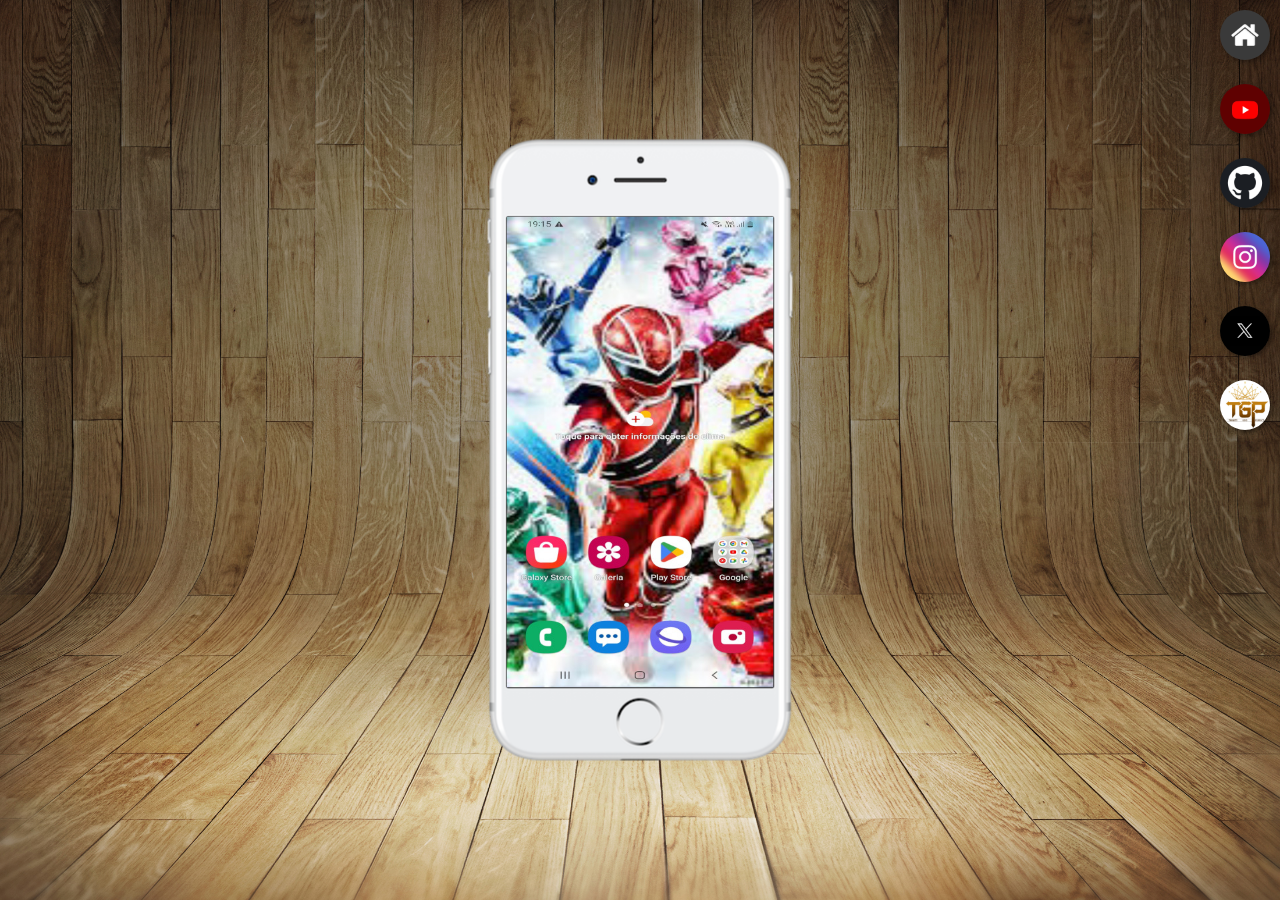
<file: index.html>
<!DOCTYPE html>
<html lang="pt-br">
<head>
    <meta charset="UTF-8">
    <meta name="viewport" content="width=device-width, initial-scale=1.0">
    <title>Projeto Redes Sociais</title>
    <link rel="shortcut icon" href="tgp.ico" type="image/x-icon">
    <link rel="stylesheet" href="estilos/style.css">
</head>
<body>
    <main>
        <section id="telefone">
            <iframe src="home.html" name="tela"  id="tela" frameborder="0">
                Seu navegador não é compatível com isso.
            </iframe>
        </section>
        <section id="redes-sociais">
            <a href="home.html" target="tela"><img src="imagens/logo-home.jpg" alt="Home"></a> <br>
            <a href="youtube.html" target="tela"><img src="imagens/logo-youtube.jpg" alt="YouTube"></a> <br>
            <a href="github.html" target="tela"><img src="imagens/logopreta-github.jpg" alt="GitHub"></a> <br>
            <a href="instagram.html" target="tela"><img src="imagens/logo-instagram.jpg" alt="Instagram"></a> <br>
            <a href="x.html" target="tela"><img src="imagens/logo-x.jpg" alt="Twitter"></a> <br>
            <a href="tgp.html" target="tela"><img src="imagens/logo-tgp.jpg" alt="Facebook"></a>
        </section>
    </main>
</body>
</html>
</file>
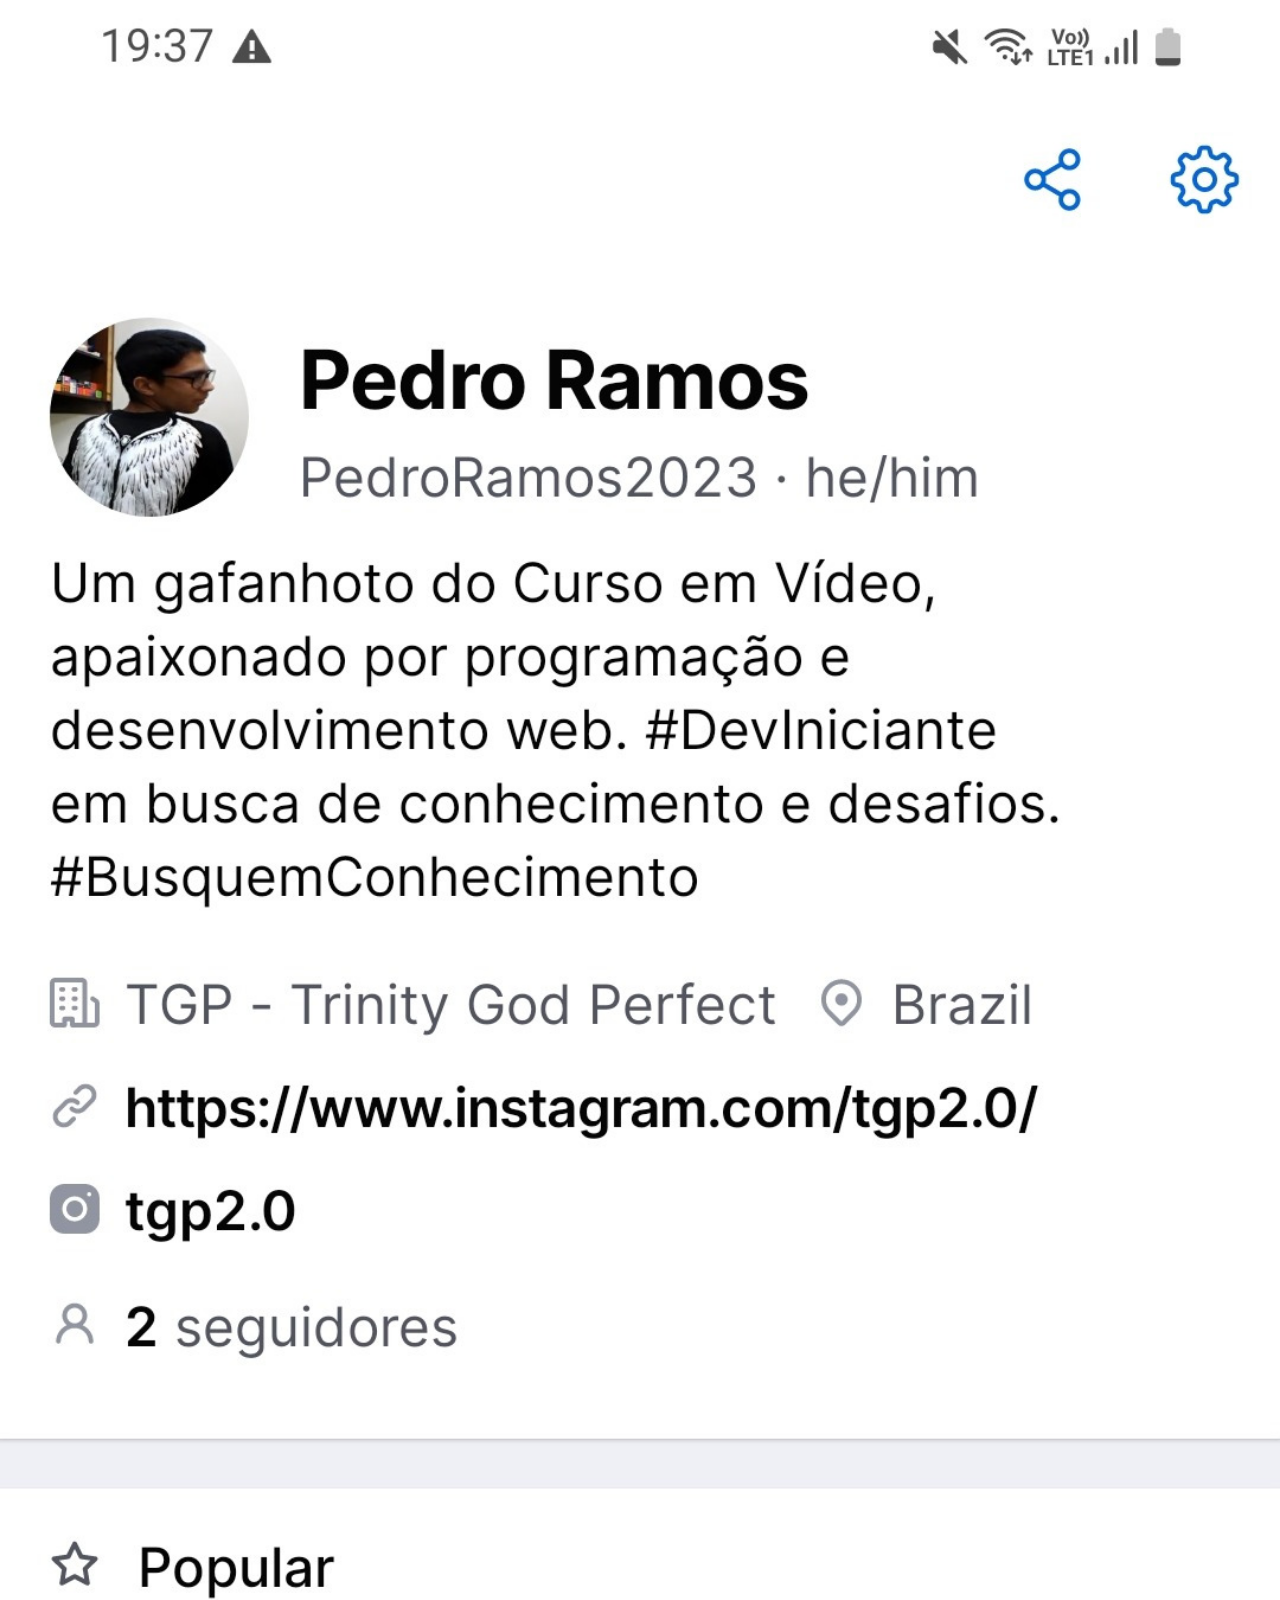
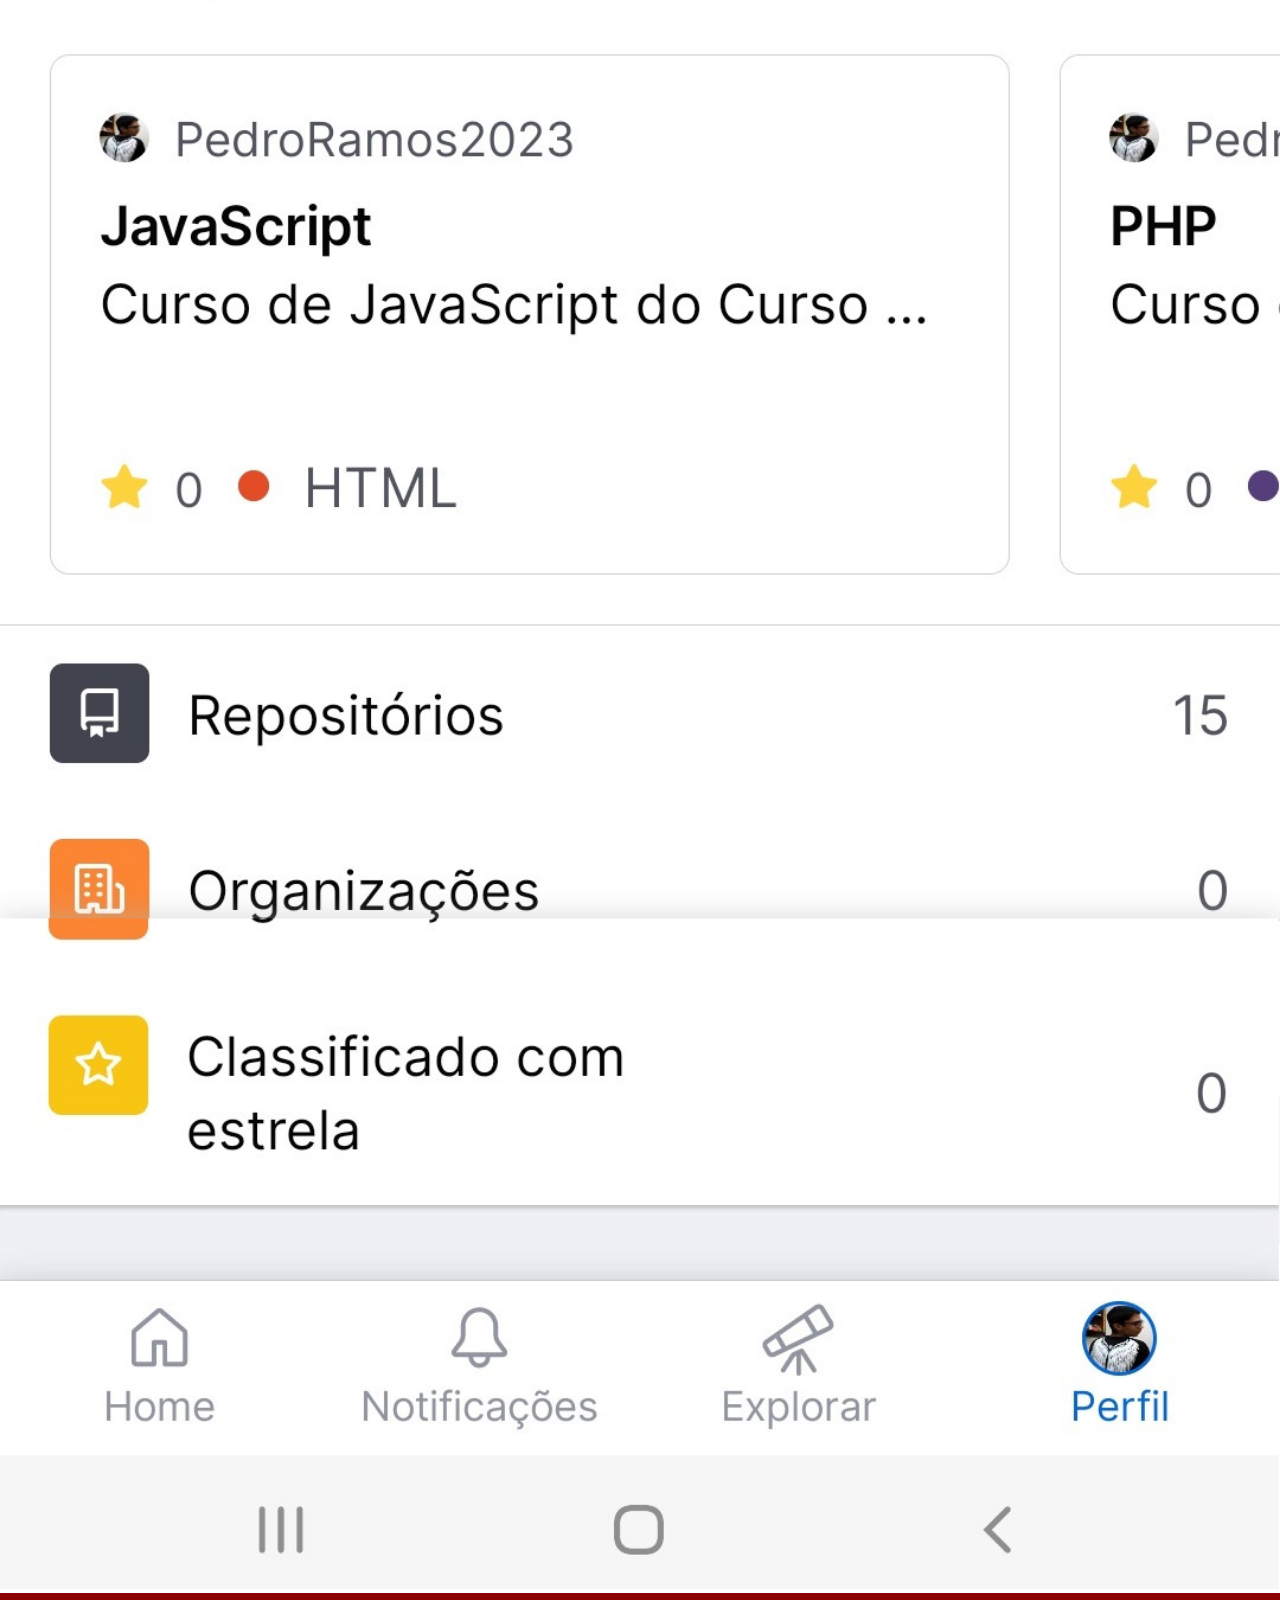
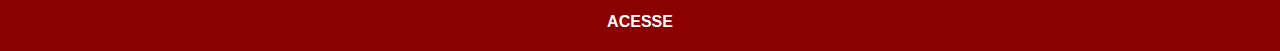
<file: github.html>
<!DOCTYPE html>
<html lang="pt-br">
<head>
    <meta charset="UTF-8">
    <meta name="viewport" content="width=device-width, initial-scale=1.0">
    <title>GitHub</title>
    <link rel="stylesheet" href="estilos/social.css">
</head>
<body>
    <img src="imagens/tela-githubPedroRamos.jpg" alt="GitHub">
    <a href="https://github.com/PedroRamos2023" target="_blank">ACESSE</a>
</body>
</html>
</file>
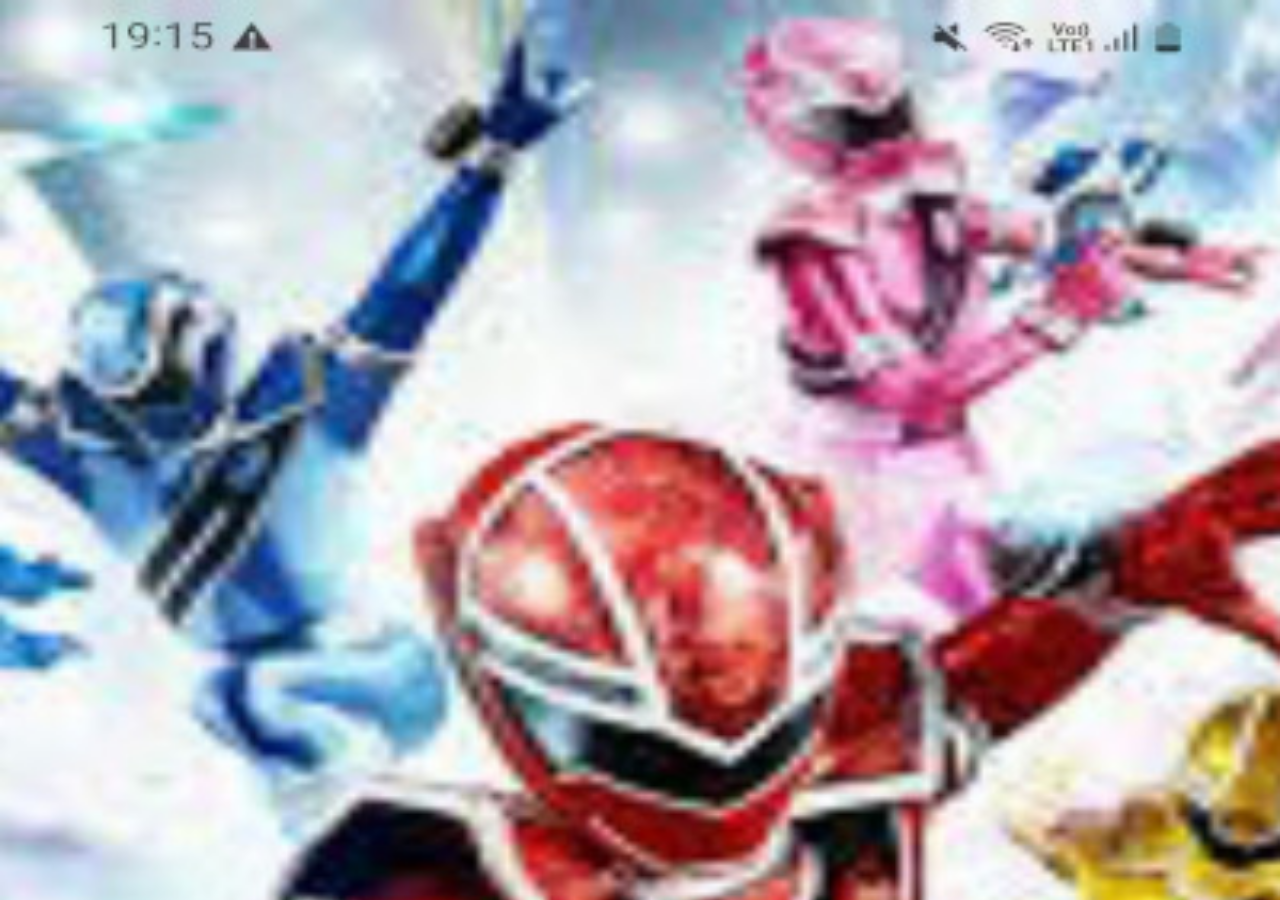
<file: home.html>
<!DOCTYPE html>
<html lang="pt-br">
<head>
    <meta charset="UTF-8">
    <meta name="viewport" content="width=device-width, initial-scale=1.0">
    <title>Home</title>
    <style>
        * {
            margin: 0px;
            padding: 0px;
        }

        body {
            width: 100vw;
            height: 100vh;
            background: black url('imagens/homekiramager.jpg') no-repeat top center;
            background-size: cover;
        }
    </style>
</head>
<body>
    
</body>
</html>
</file>
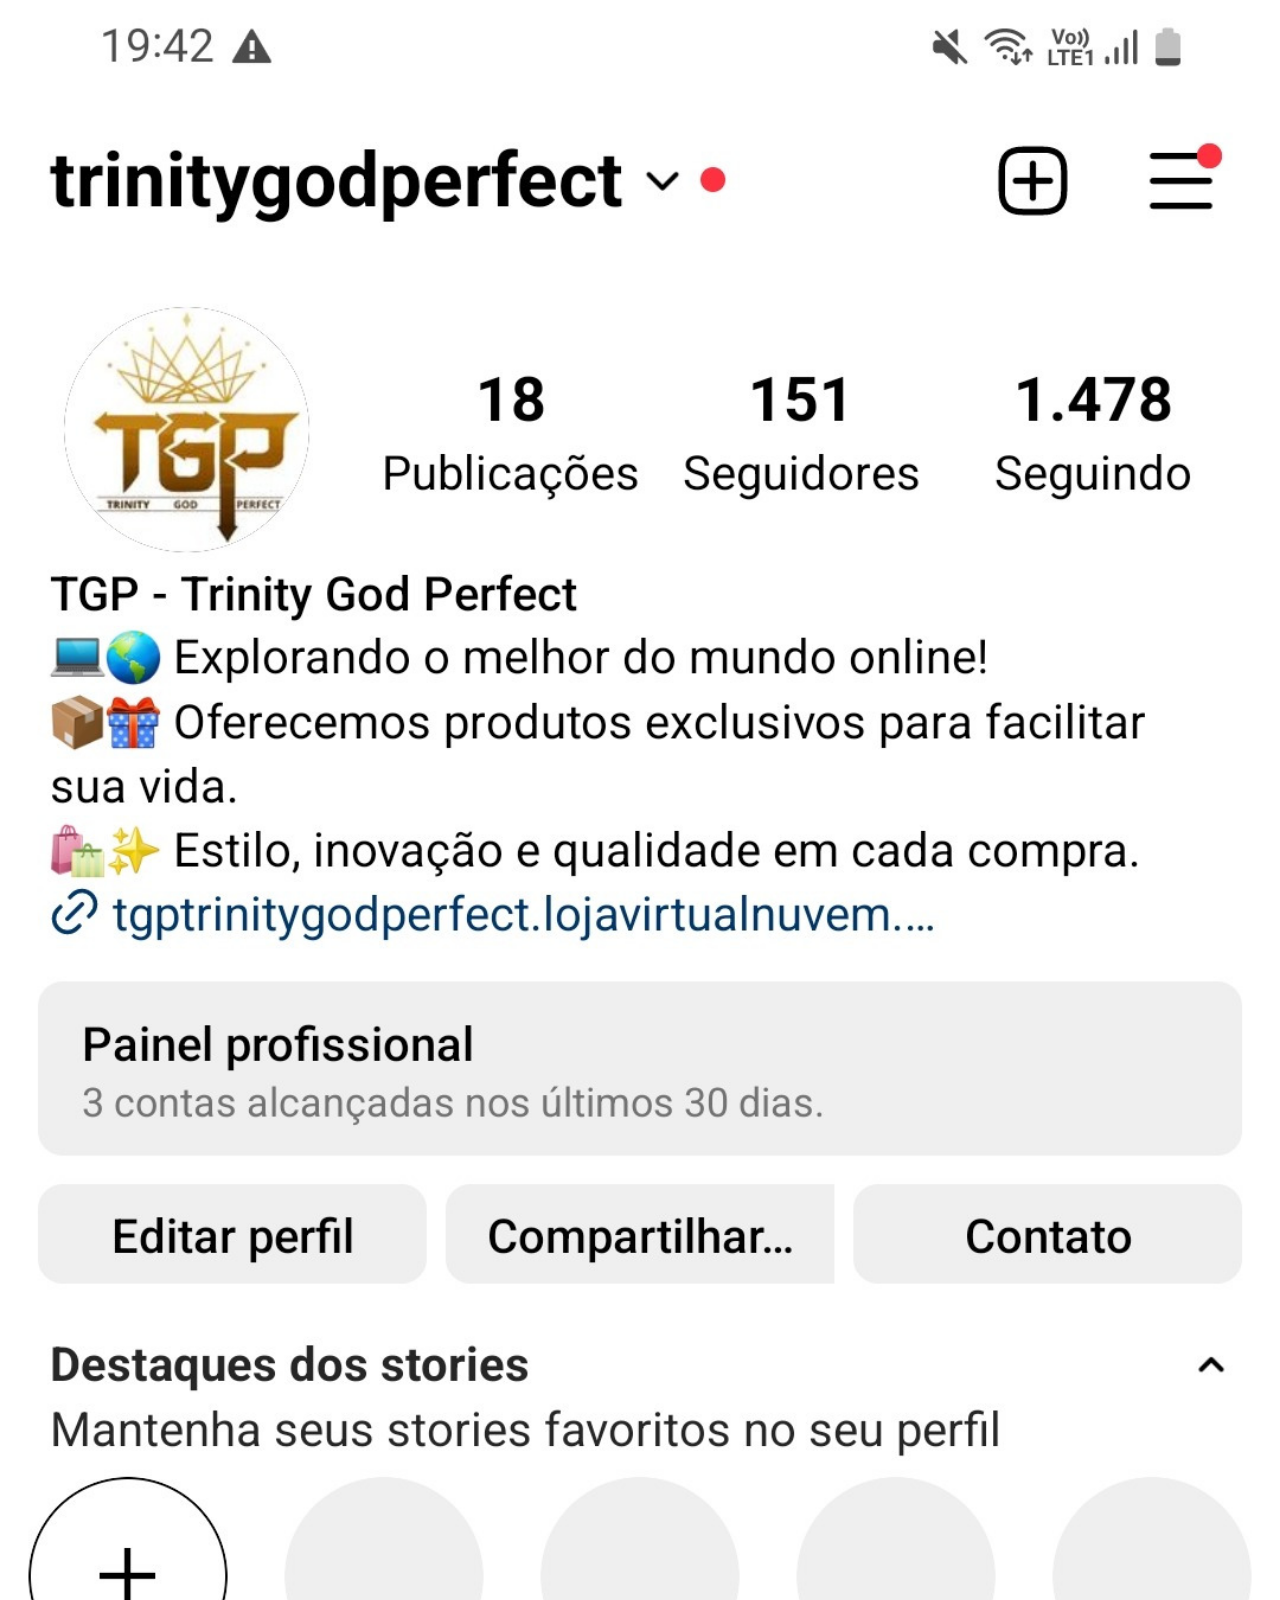
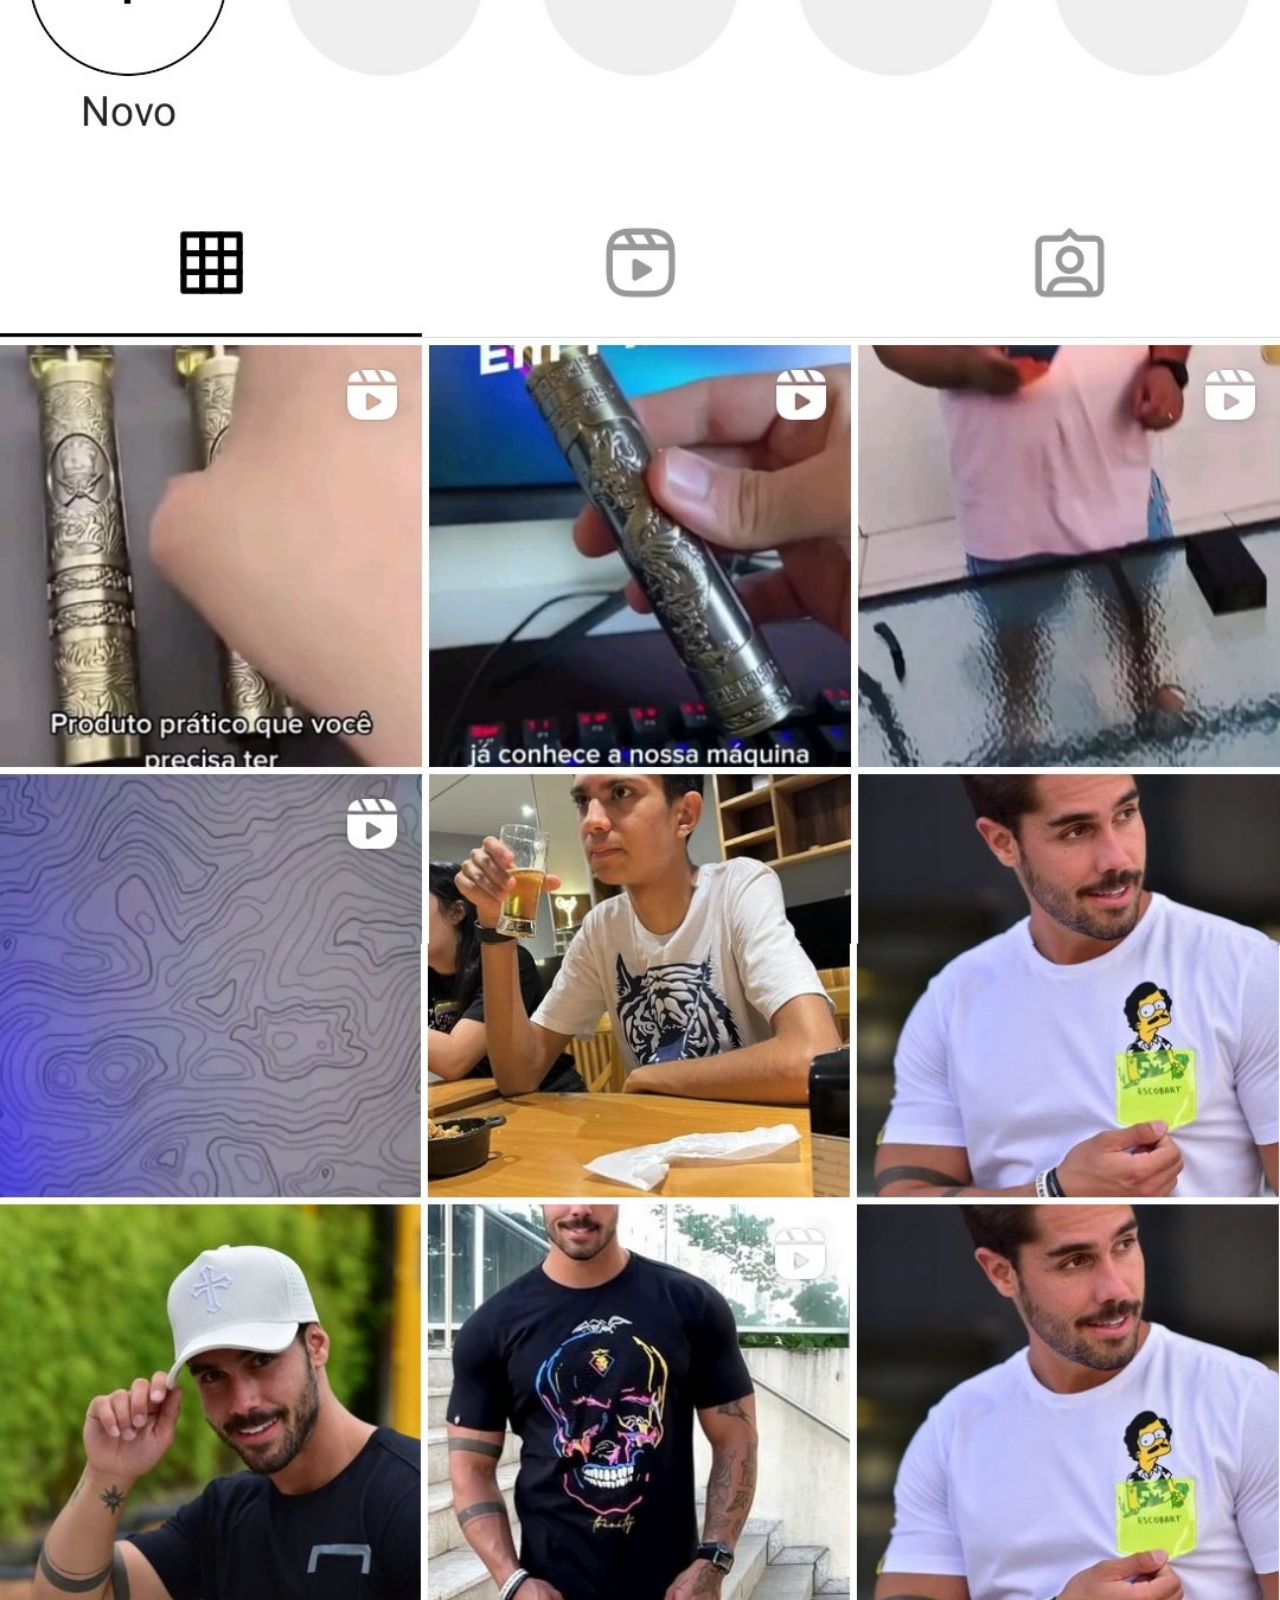
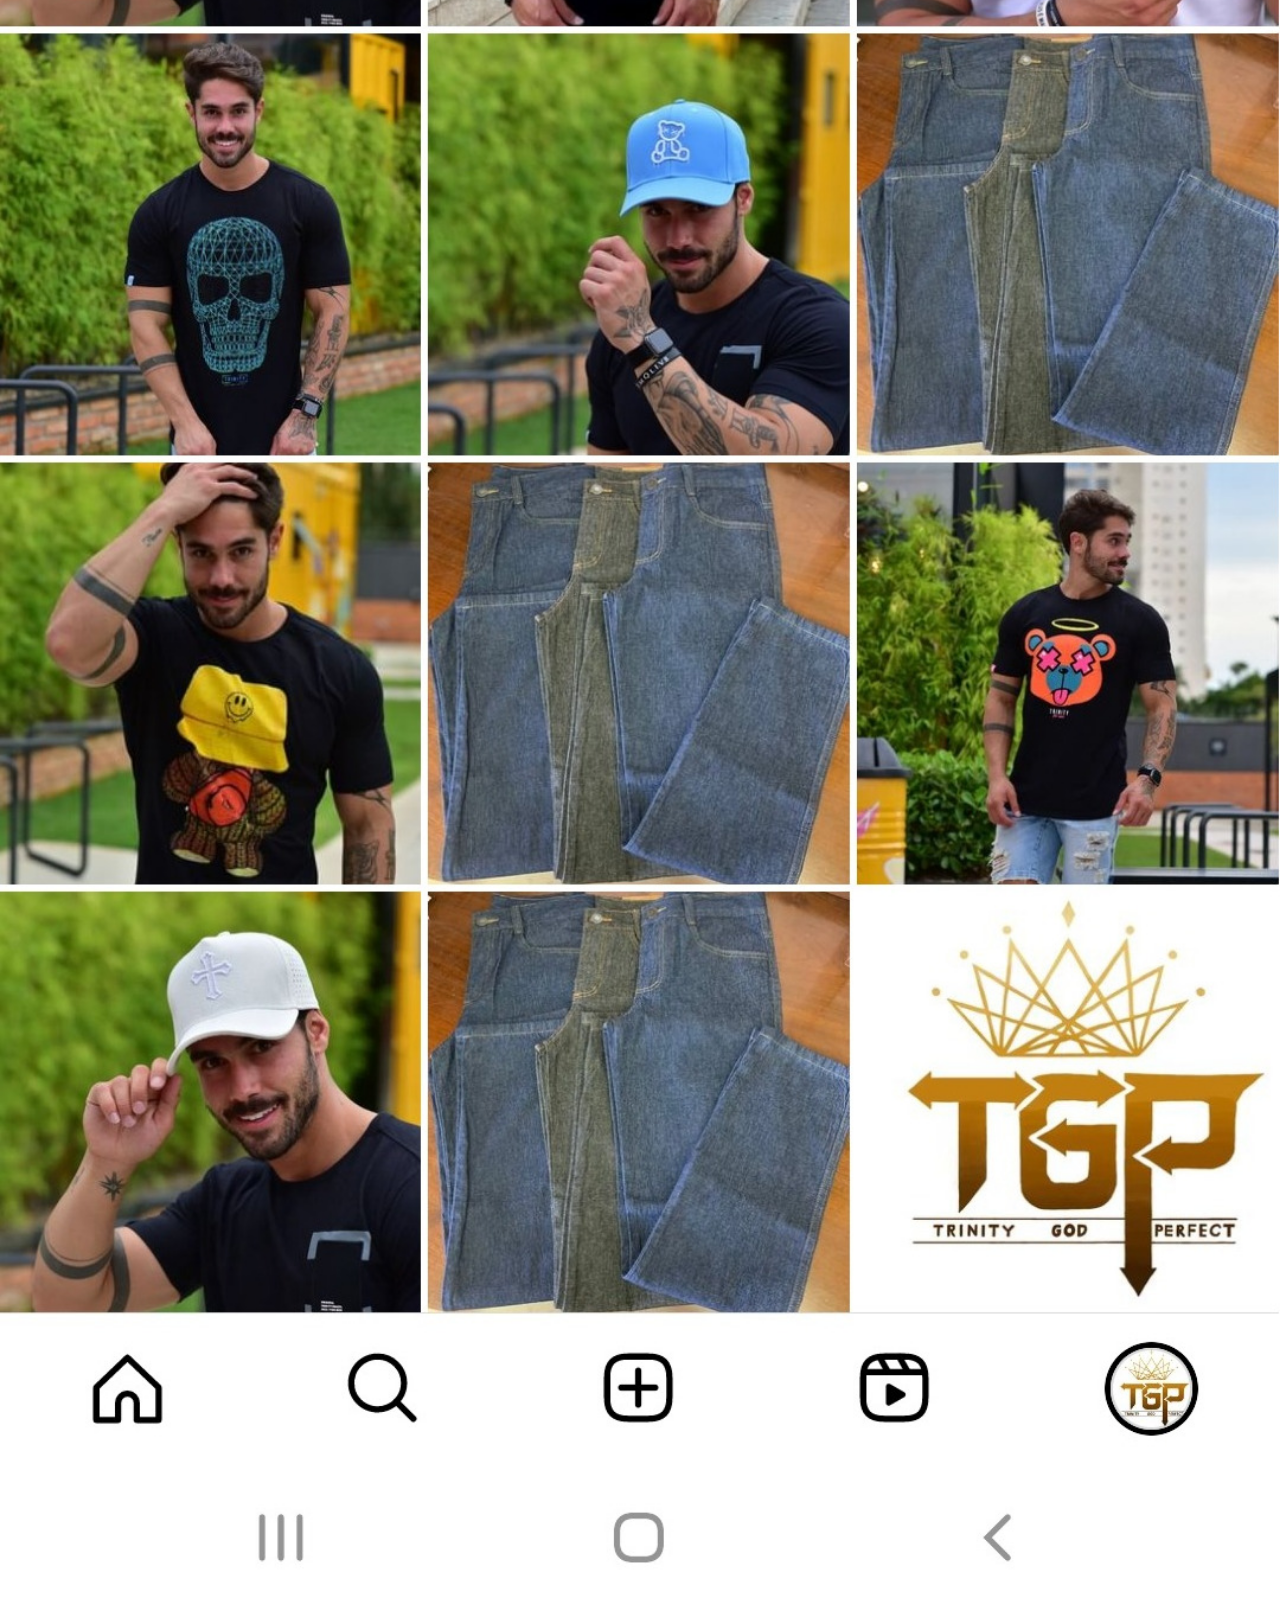
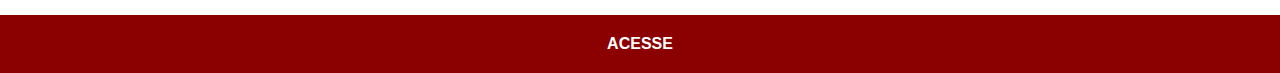
<file: instagram.html>
<!DOCTYPE html>
<html lang="pt-br">
<head>
    <meta charset="UTF-8">
    <meta name="viewport" content="width=device-width, initial-scale=1.0">
    <title>Instagram</title>
    <link rel="stylesheet" href="estilos/social.css">
</head>
<body>
    <img src="imagens/tela-instagramtgp.jpg" alt="Instagram">
    <a href="https://www.instagram.com/trinitygodperfect/" target="_blank">ACESSE</a>
</body>
</html>
</file>
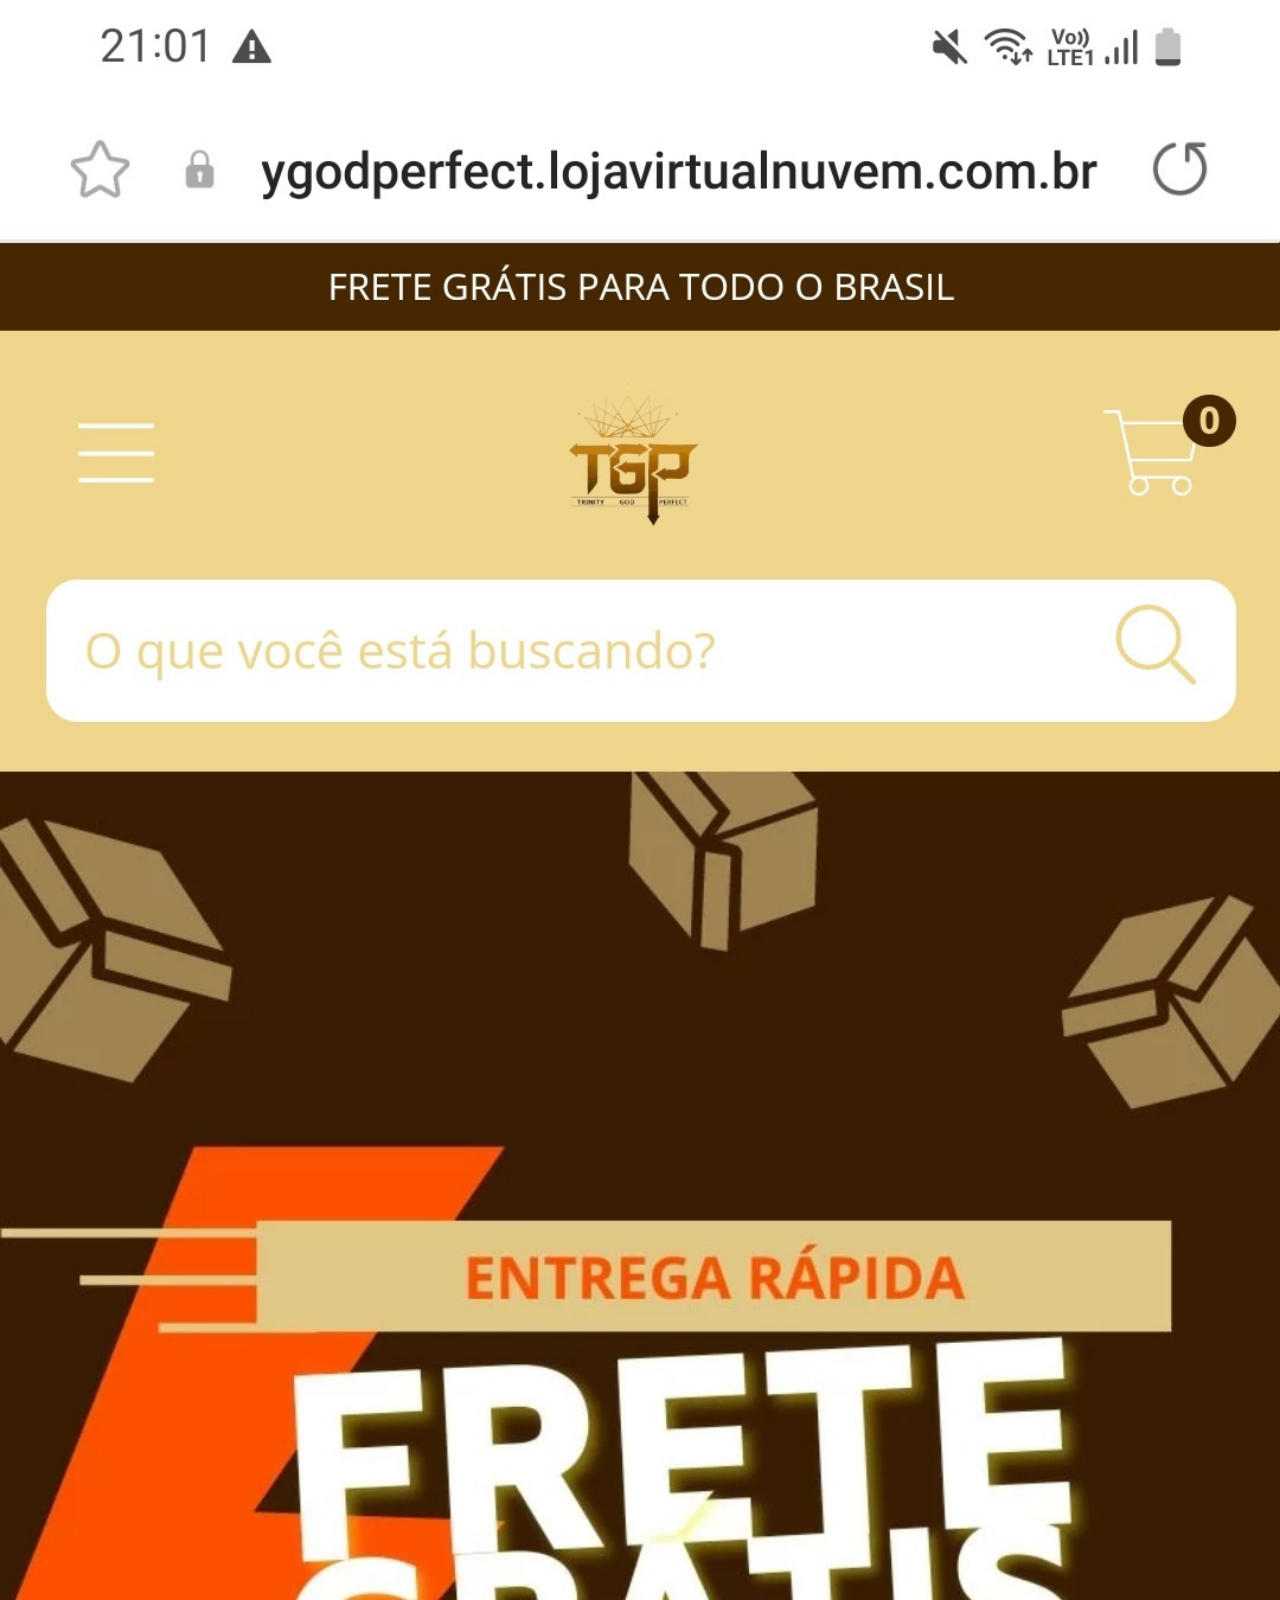
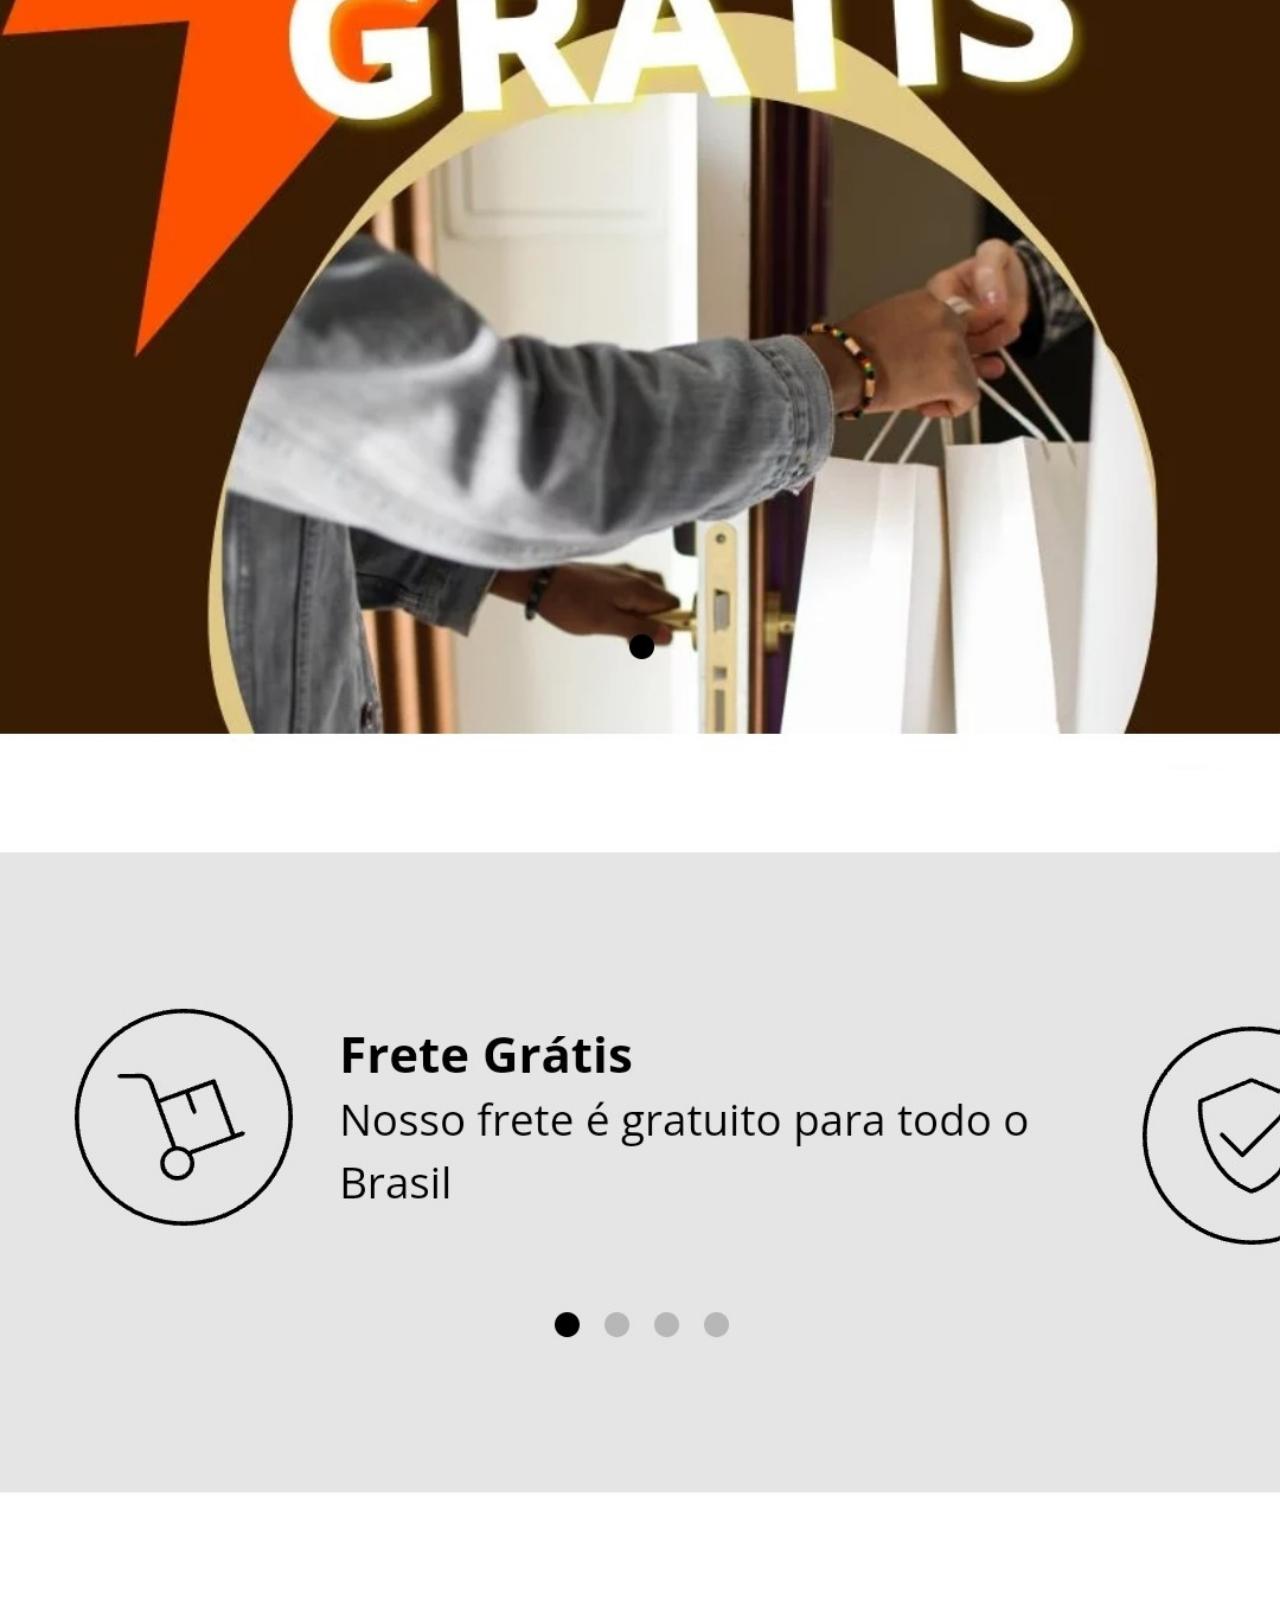
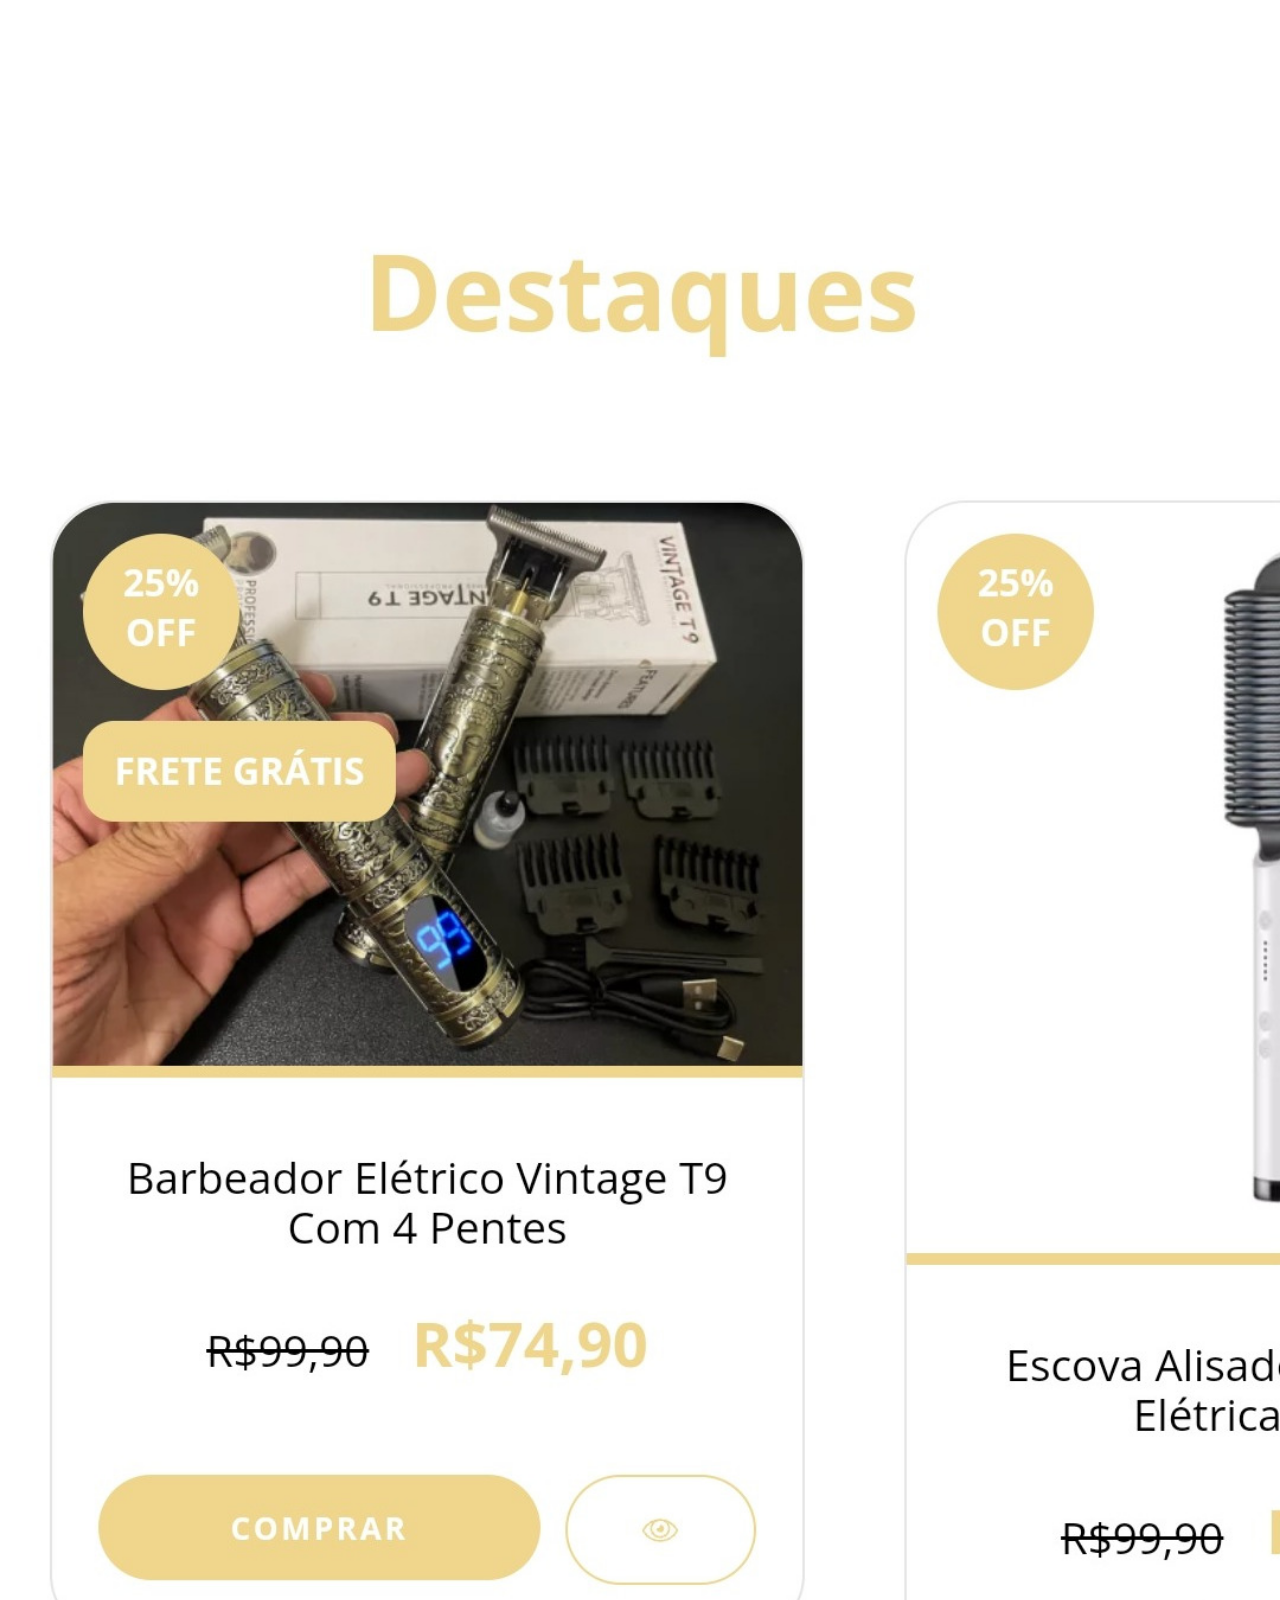
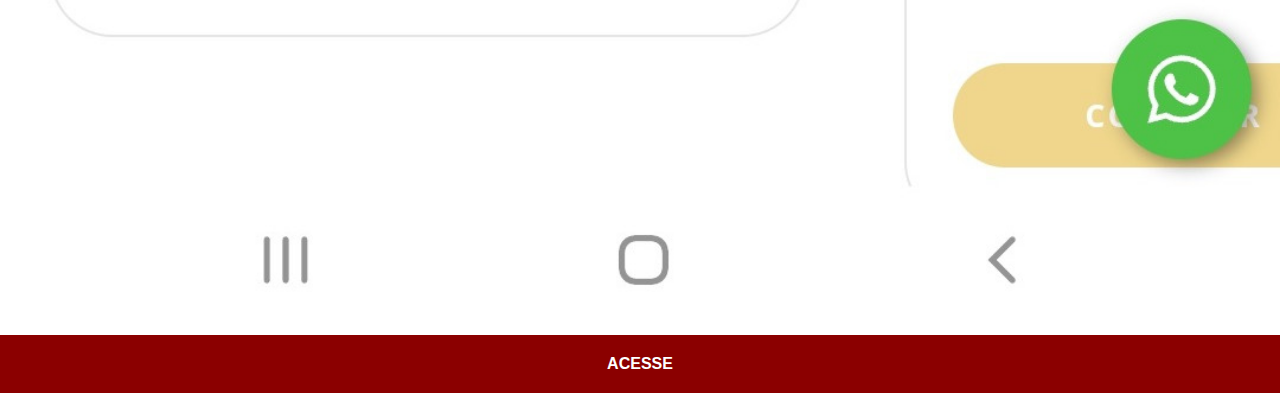
<file: tgp.html>
<!DOCTYPE html>
<html lang="pt-br">
<head>
    <meta charset="UTF-8">
    <meta name="viewport" content="width=device-width, initial-scale=1.0">
    <title>Instagram</title>
    <link rel="stylesheet" href="estilos/social.css">
</head>
<body>
    <img src="imagens/tela-lojatgp.jpg" alt="Instagram">
    <a href="https://tgptrinitygodperfect.lojavirtualnuvem.com.br" target="_blank">ACESSE</a>
</body>
</html>
</file>
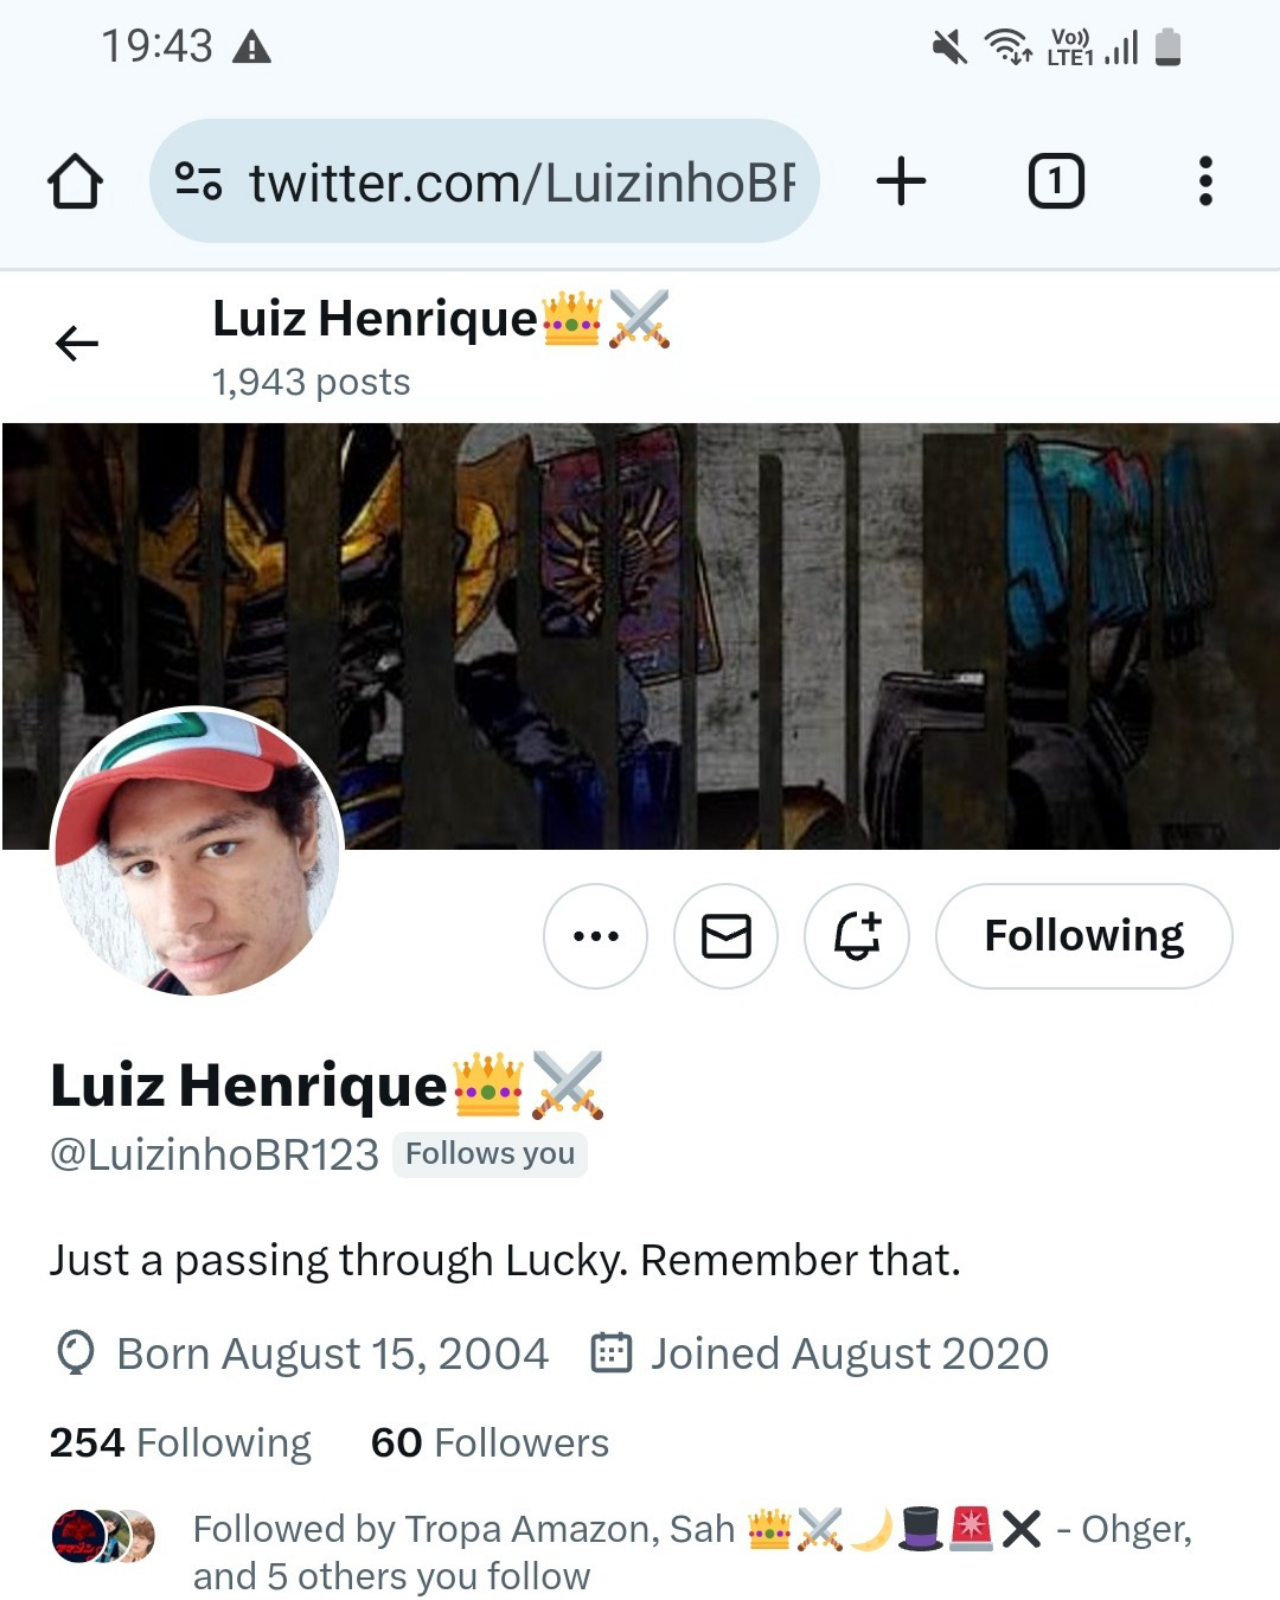
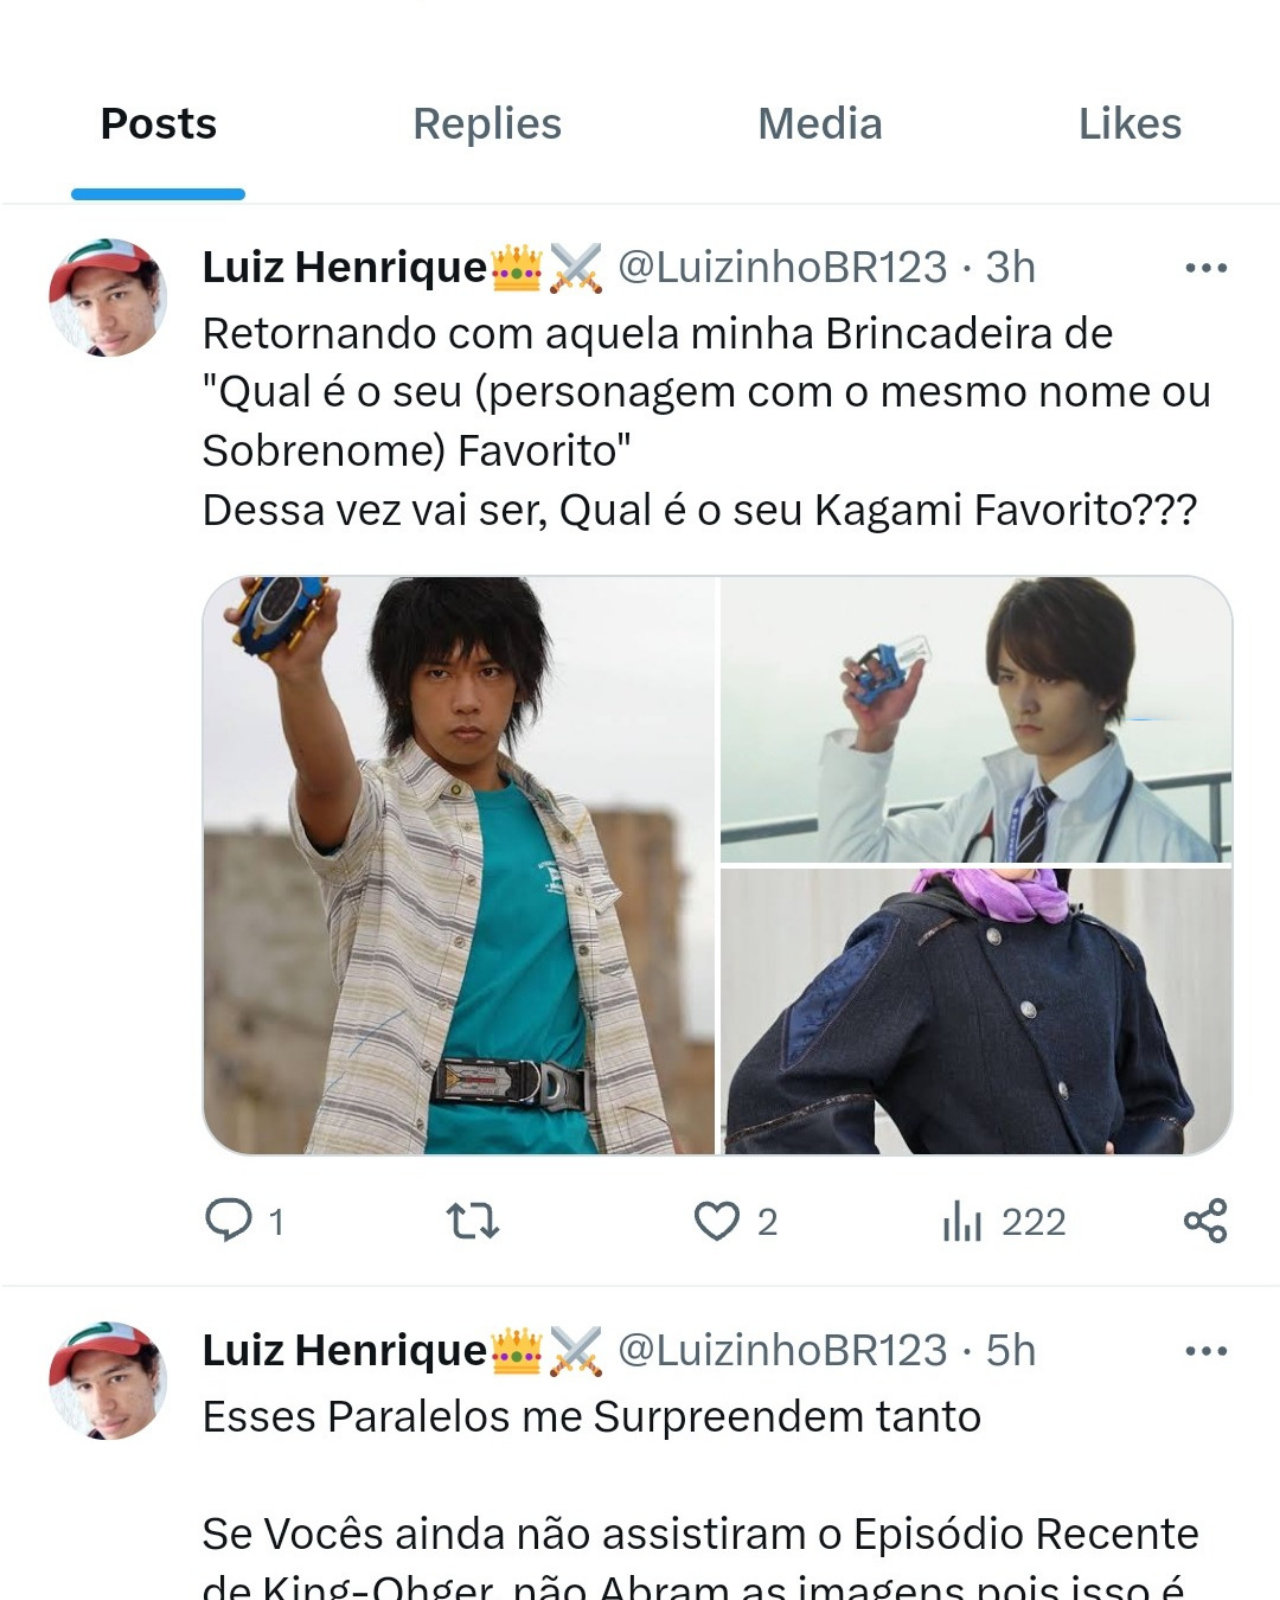
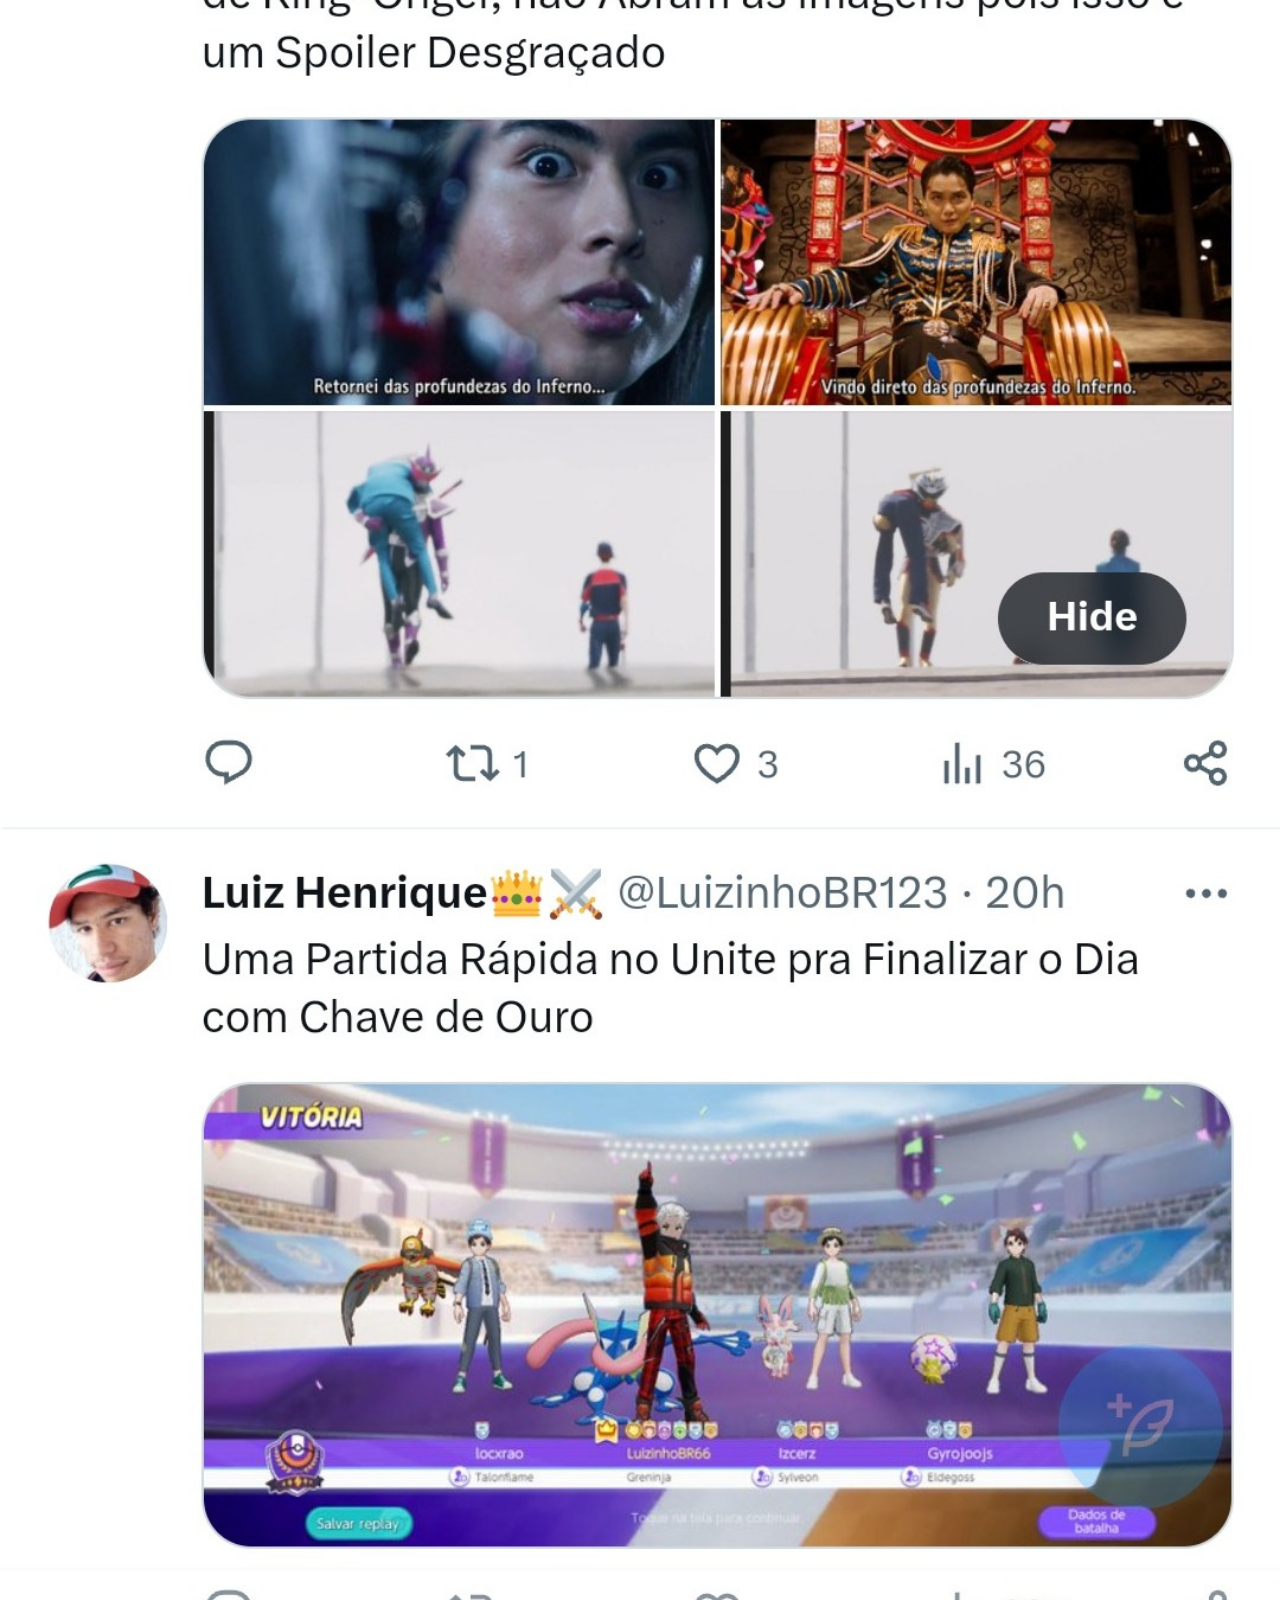
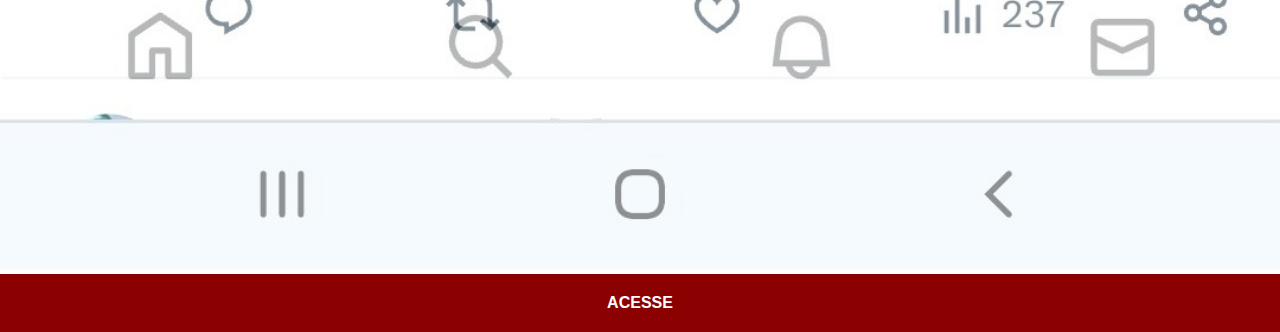
<file: x.html>
<!DOCTYPE html>
<html lang="pt-br">
<head>
    <meta charset="UTF-8">
    <meta name="viewport" content="width=device-width, initial-scale=1.0">
    <title>Instagram</title>
    <link rel="stylesheet" href="estilos/social.css">
</head>
<body>
    <img src="imagens/tela-xLuiz.jpg" alt="Instagram">
    <a href="https://twitter.com/LuizinhoBR123" target="_blank">ACESSE</a>
</body>
</html>
</file>
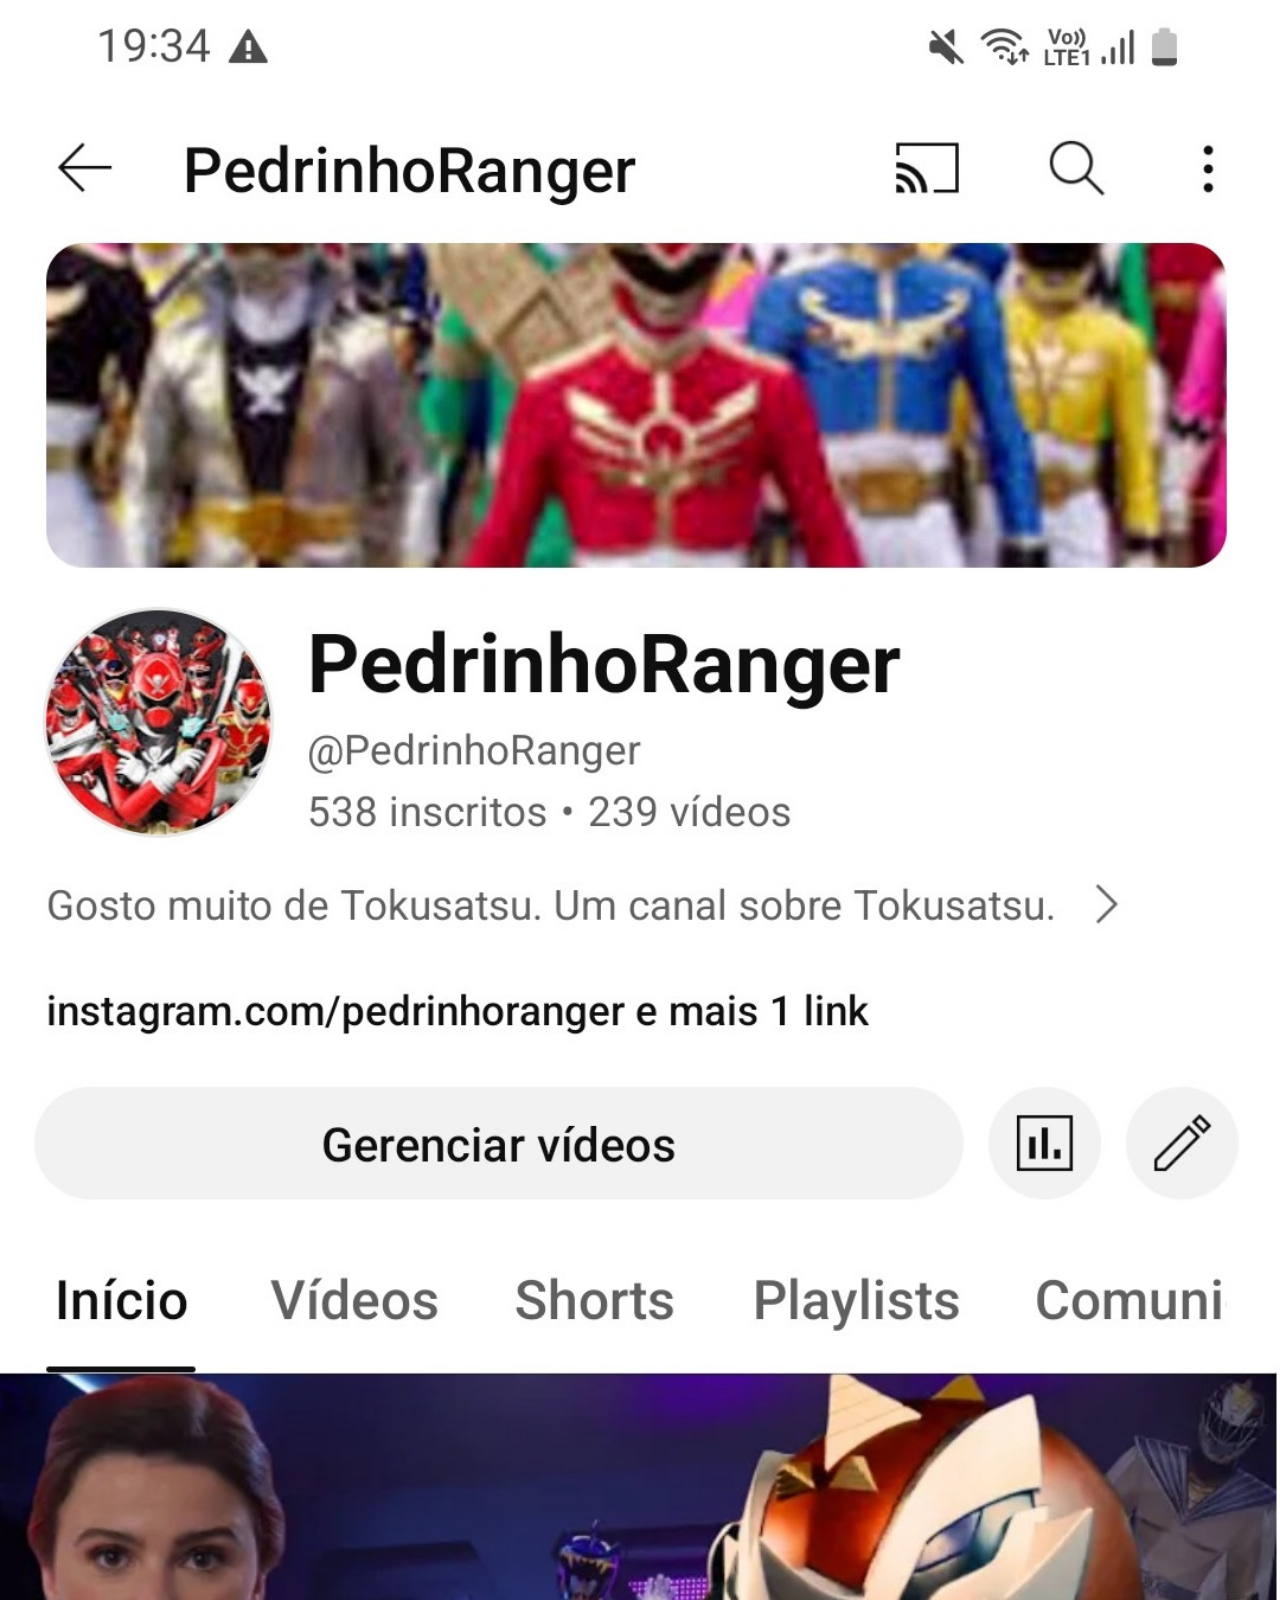
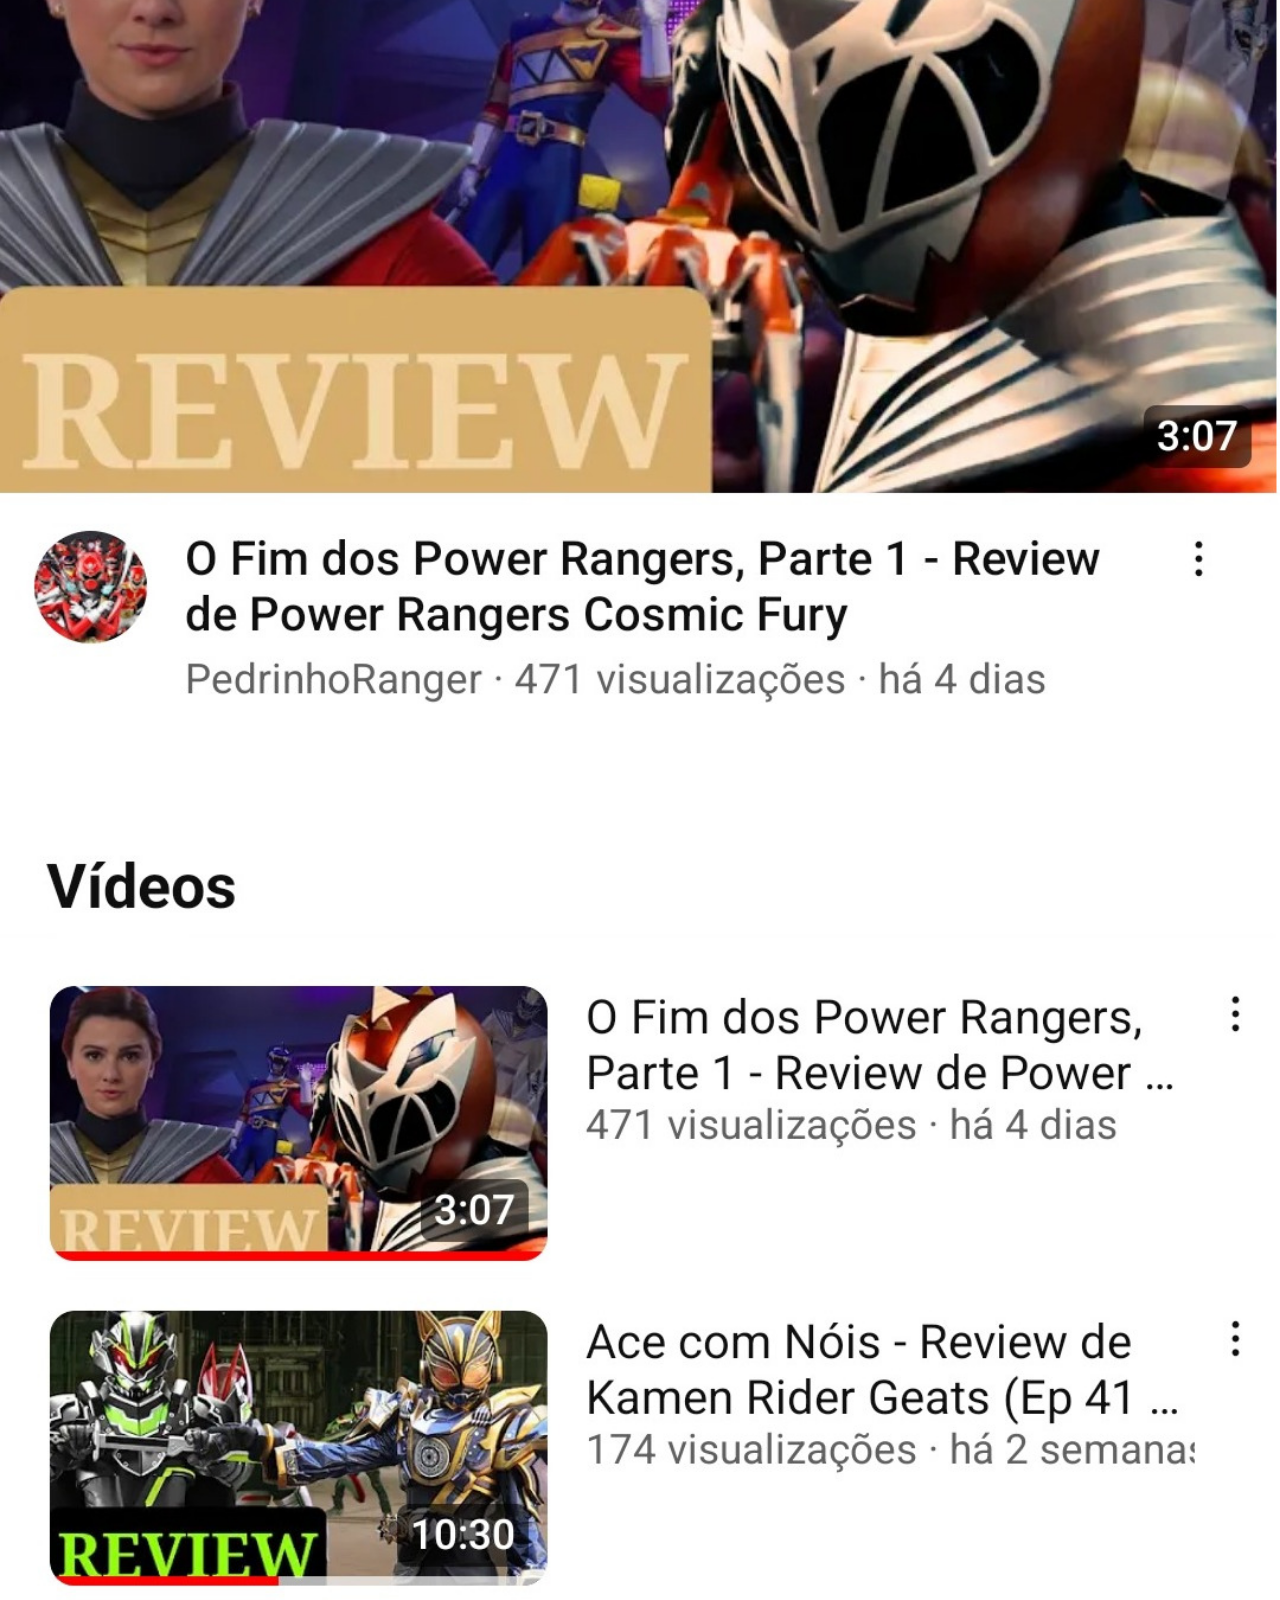
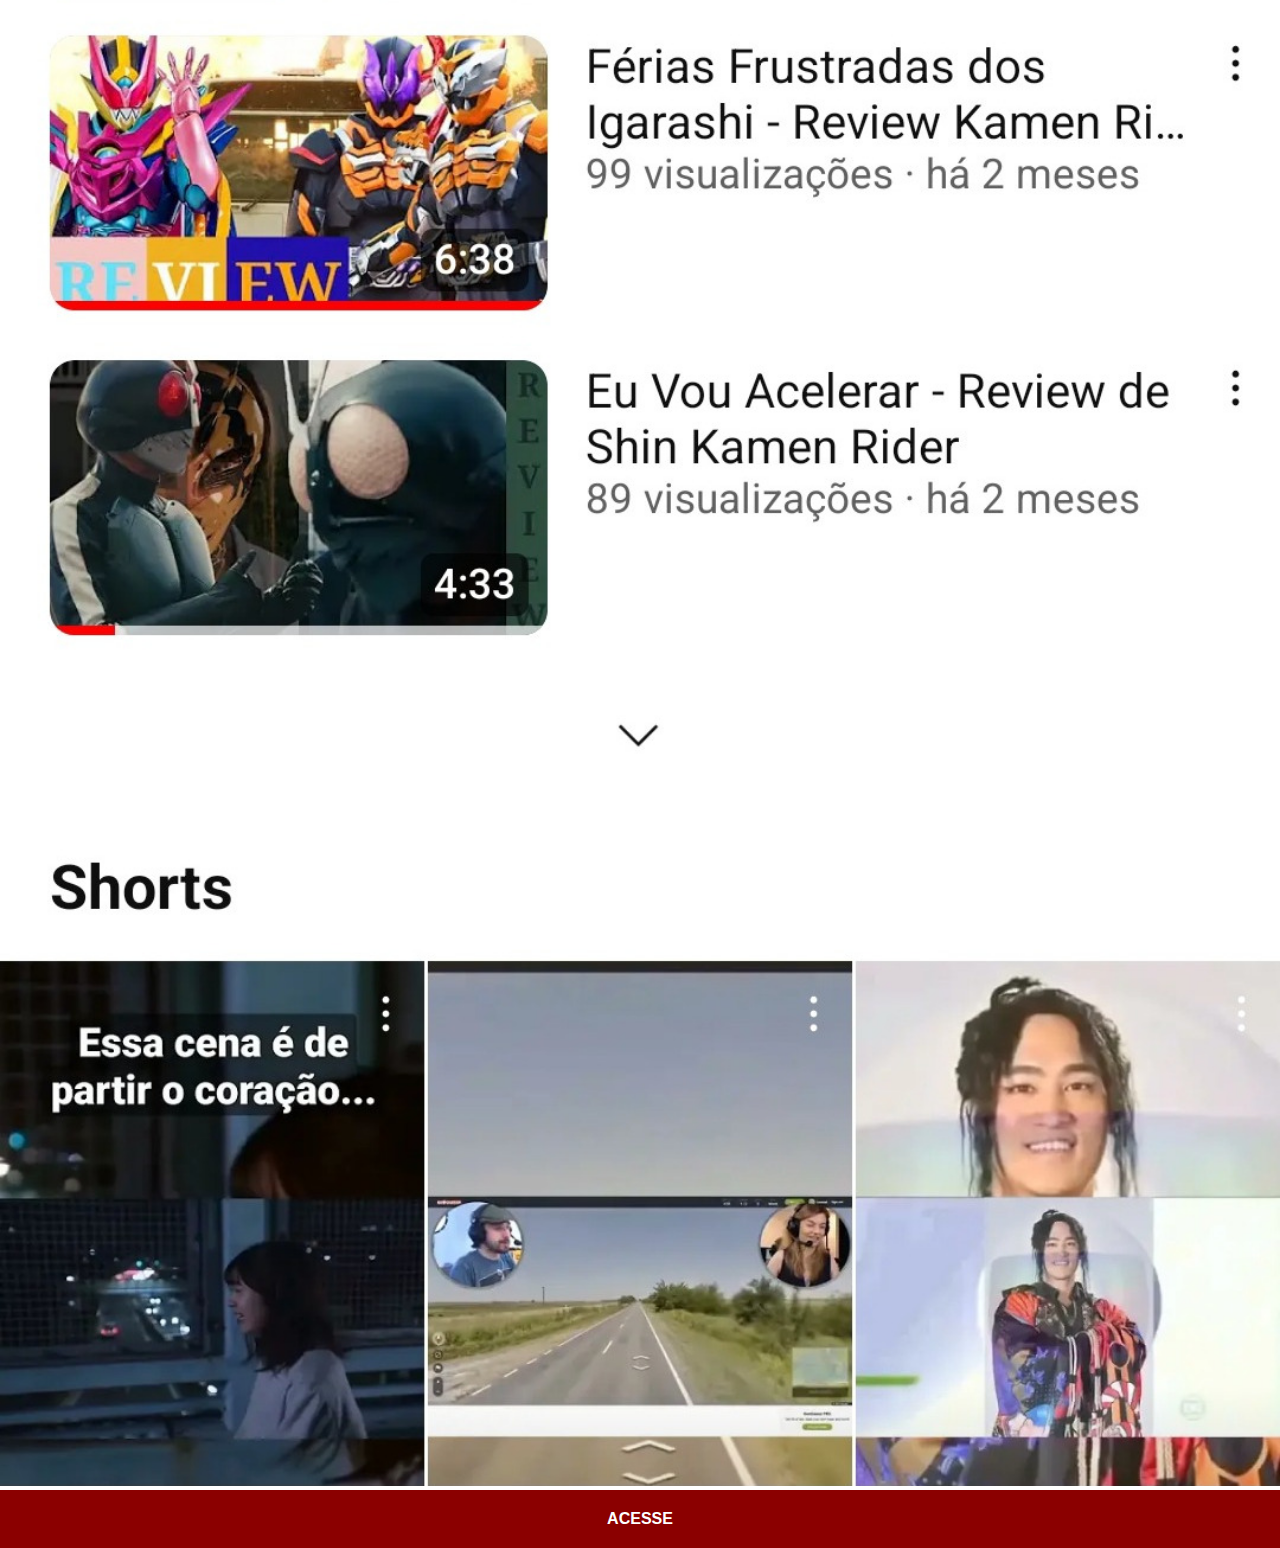
<file: youtube.html>
<!DOCTYPE html>
<html lang="pt-br">
<head>
    <meta charset="UTF-8">
    <meta name="viewport" content="width=device-width, initial-scale=1.0">
    <title>YouTube</title>
    <link rel="stylesheet" href="estilos/social.css">
</head>
<body>
    <img src="imagens/tela-youtubepedrinhoranger.jpg" alt="YouTube">
    <a href="https://www.youtube.com/@PedrinhoRanger" target="_blank">ACESSE</a>
</body>
</html>
</file>
<file: estilos/style.css>
@charset "UTF-8";

* {
    margin: 0px;
    padding: 0px;
    font-family: Arial, Helvetica, sans-serif;
}

html, body {
    height: 100vh;
    width: 100vw;
    background-color: black;
}

body {
    background: url('../imagens/fundo-madeira.jpg') no-repeat top center;
    background-size: cover;
    background-attachment: fixed;
}

main {
    position: relative;
    height: 100vh;
}

section#telefone {
    position: absolute;
    top: 50%;
    left: 50%;
    transform: translate(-50%, -50%);
    height: 627px;
    width: 311px;
    background: url('../imagens/frame-iphone.png') no-repeat;
}

iframe#tela {
    position: relative;
    top: 80px;
    left: 22px;
    width: 267px;
    height: 471px;
}

section#redes-sociais {
    text-align: right;
}

section#redes-sociais img {
    width: 50px;
    margin: 10px;
    border-radius: 50%;
    box-shadow: 2px 2px 5px rgba(0, 0, 0, 0.400);
    box-sizing: border-box;
}

section#redes-sociais img:hover {
    /* border: 2px solid rgba(255, 255, 255, 0.637); */
    transform: translate(-3px, -3px);
    box-shadow: 5px 5px 10px rgba(0, 0, 0, 0.623);
    transition: transform .3s;
}
</file>
<file: estilos/social.css>
@charset "UTF-8";

* {
    margin: 0px;
    padding: 0x;
    font-family: Arial, Helvetica, sans-serif;
}

::-webkit-scrollbar {
    width: 0px;
    height: 0px;
}

img {
    width: 100vw;
}

a {
    display: block;
    background-color: darkred;
    color: white;
    padding: 20px;
    text-align: center;
    font-weight: bolder;
    text-decoration: none;
}

a:hover {
    background-color: red;
}
</file>
